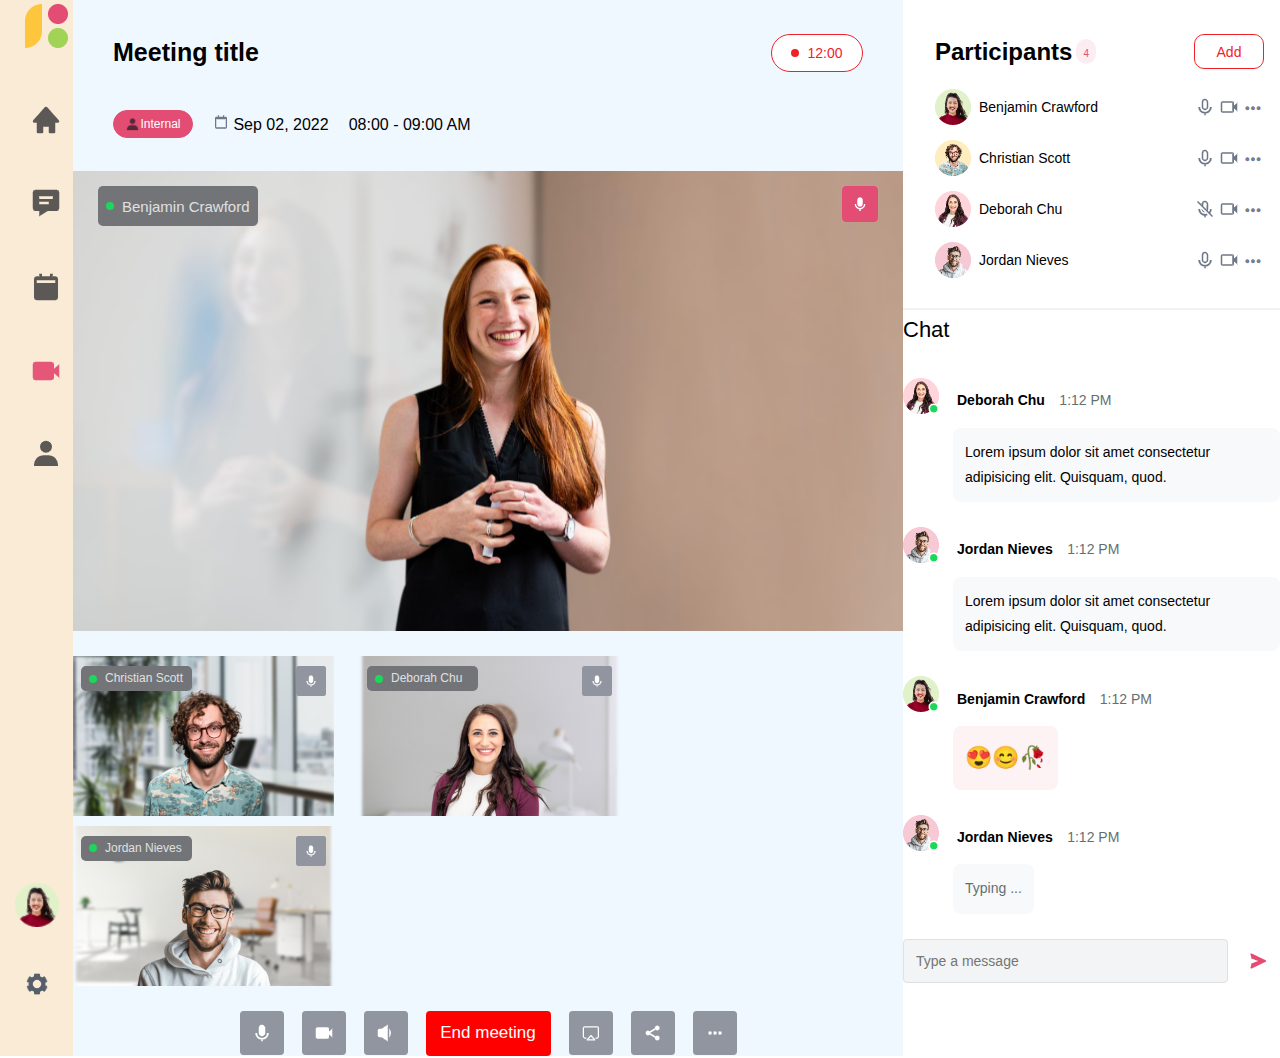
<file: HTML/index.html>
<!DOCTYPE html>
<html lang="en">

<head>
    <meta charset="UTF-8">
    <meta http-equiv="X-UA-Compatible" content="IE=edge">
    <meta name="viewport" content="width=device-width, initial-scale=1.0">
    <title>Call</title>
    <link rel="stylesheet" href="../CSS/main.css">
</head>

<body>
    <div style="display: flex;">
        <div class="menu_start">
            <div class="menu_top">
                <ul class="MT_list">
                    <li class="MT_list_item">
                        <a href=""><img src="../IMG/logo.png" alt=""></a>
                    </li>
                    <li class="MT_list_item">
                        <a href="about.html"><img src="../IMG/home.png" alt=""></a>
                    </li>
                    <li class="MT_list_item">
                        <a href=""><img src="../IMG/chatting.png" alt=""></a>
                    </li>
                    <li class="MT_list_item">
                        <a href=""><img src="../IMG/calender.png" alt=""></a>
                    </li>
                    <li class="MT_list_item">
                        <a href=""><img src="../IMG/cam.png" alt=""></a>
                    </li>
                    <li class="MT_list_item">
                        <a href=""><img src="../IMG/user.png" alt=""></a>
                    </li>
                </ul>
            </div>
            <div class="menu_bottom">
                <img src="../IMG/avatar 1322.png" width="44" alt="">
                <img src="../IMG/setting.png" width="44" style="margin-top: 35px;" alt="">
            </div>
        </div>
        <div class="mid">
            <div class="mid_header">
                <div class="mid_title">
                    <h1 style="font-size: 25px;">Meeting title</h1>
                    <button><p> </p>12:00</button>
                </div>
                <div class="mid_inftime">
                    <div>
                        <button><img src="../IMG/user.png" alt="" width="15px" height="15px"><p>Internal</p></button>
                    </div>
                    <div style="margin: 0px 20px;">
                        <img src="../IMG/calender_small.png" alt=""> Sep 02, 2022
                    </div>
                    <div>
                        <p>08:00 - 09:00 AM</p>
                    </div>
                </div>
            </div>

            <div class="mid_meeting">
                <div class="mid_meeting_main">
                    <img src="../IMG/img_big.png" alt="" width="830" height="460">
                    <div class="mid_meeting_main_name">
                        <p> </p>
                        <span>Benjamin Crawford</span>
                    </div>
                    <button class="mid_meeting_main_mic">
                        <img src="../IMG/mic_color.png" alt="">
                    </button>
                </div>
                <div class="mid_meeting_participants">
                    <ul class="mid_meeting_participants_list">
                        <li class="participants_list_item">
                            <img src="../IMG/img2.png" alt="">
                            <div class="mid_meeting_participants_name">
                                <p> </p>
                                <span>Christian Scott</span>
                            </div>
                            <button class="mid_meeting_participants_mic">
                                <img src="../IMG/mic_grey_color.png" alt="" width="30px" height="30px">
                            </button>
                        </li>
                        <li class="participants_list_item" style="margin: 0px 25px;">
                            <img src="../IMG/img1.png" alt="">
                            <div class="mid_meeting_participants_name">
                                <p> </p>
                                <span>Deborah Chu</span>
                            </div>
                            <button class="mid_meeting_participants_mic">
                                <img src="../IMG/mic_grey_color.png" alt="" width="30px" height="30px">
                            </button>
                        </li>
                        <li class="participants_list_item">
                            <img src="../IMG/img.png" alt="">
                            <div class="mid_meeting_participants_name">
                                <p> </p>
                                <span>Jordan Nieves</span>
                            </div>
                            <button class="mid_meeting_participants_mic">
                                <img src="../IMG/mic_grey_color.png" alt="" width="30px" height="30px">
                            </button>
                        </li>
                    </ul>
                </div>
                <div class="mid_meeting_btn">
                    <button class="mid_meeting_btn_item">
                        <img src="../IMG/mic_grey_color.png" alt="">
                    </button>
                    <button class="mid_meeting_btn_item">
                        <img src="../IMG/cam_color.png" alt="">
                    </button>
                    <button class="mid_meeting_btn_item">
                        <img src="../IMG/speaker_grey_color.png" alt="">
                    </button>
                    <button class="mid_meeting_btn_item_end_meeting">
                        End meeting
                    </button>
                    <button class="mid_meeting_btn_item">
                        <img src="../IMG/Button 2179.png" alt="">
                    </button>
                    <button class="mid_meeting_btn_item">
                        <img src="../IMG/share.png" alt="">
                    </button>
                    <button class="mid_meeting_btn_item">
                        <img src="../IMG/dot.png" alt="">
                    </button>
                </div>
            </div>
        </div>
        <div class="right">
            <div class="right_participant">
                <div class="right_participant_hearder">
                    <div class="right_participant_hearder_left">
                        <h2>Participants </h2>
                        <span>4</span>
                    </div>
                    <button>
                        Add
                    </button>
                </div>
                <div class="right_participant_detail">
                    <div class="right_participant_detail_user">
                        <div class="right_participant_detail_user_inf">
                            <img src="../IMG/avatar 1322.png" alt="">
                            <span style="font-size: 14px; margin-left: 8px;">Benjamin Crawford</span>
                        </div>
                        <div class="right_participant_detail_user_act">
                            <img src="../IMG/mic1.png" alt="">
                            <img src="../IMG/cam_small.png" alt="" style="margin: 0px 4px;">
                            <img src="../IMG/dot2.png" alt="">
                        </div>
                    </div>
                    <div class="right_participant_detail_user" style="margin-top: 15px;">
                        <div class="right_participant_detail_user_inf">
                            <img src="../IMG/avatar 1323.png" alt="">
                            <span style="font-size: 14px; margin-left: 8px;">Christian Scott</span>
                        </div>
                        <div class="right_participant_detail_user_act">
                            <img src="../IMG/mic1.png" alt="">
                            <img src="../IMG/cam_small.png" alt="" style="margin: 0px 4px;">
                            <img src="../IMG/dot2.png" alt="">
                        </div>
                    </div>
                    <div class="right_participant_detail_user" style="margin-top: 15px;">
                        <div class="right_participant_detail_user_inf">
                            <img src="../IMG/avatar 1324.png" alt="">
                            <span style="font-size: 14px; margin-left: 8px;">Deborah Chu</span>
                        </div>
                        <div class="right_participant_detail_user_act">
                            <img src="../IMG/mic2.png" alt="">
                            <img src="../IMG/cam_small.png" alt="" style="margin: 0px 4px;">
                            <img src="../IMG/dot2.png" alt="">
                        </div>
                    </div>
                    <div class="right_participant_detail_user" style="margin-top: 15px;">
                        <div class="right_participant_detail_user_inf">
                            <img src="../IMG/avatar 1325.png" alt="">
                            <span style="font-size: 14px; margin-left: 8px;">Jordan Nieves</span>
                        </div>
                        <div class="right_participant_detail_user_act">
                            <img src="../IMG/mic1.png" alt="">
                            <img src="../IMG/cam_small.png" alt="" style="margin: 0px 4px;">
                            <img src="../IMG/dot2.png" alt="">
                        </div>
                    </div>
                </div>
            </div>
            <div class="Chat">
                <div style="font-size: 22px; color: black; margin-bottom: 28px;">
                    Chat
                </div>
                <div class="Chat_detail">
                    <ul class="Chat_detail_list">
                        <li class="Chat_detail_item">
                            <div class="Chat_detail_head">
                                <div class="Chat_detail_avt">
                                    <img src="../IMG/avatar 1326.png" alt="">
                                </div>
                                <div class="Chat_detail_name_time">
                                    <span style="font-size: 14px;font-weight: 600;margin-left: 18px;">Deborah Chu</span>
                                    <span style="font-size: 14px;margin-left: 10px; color: rgb(100, 112, 112);">1:12 PM</span>
                                </div>
                            </div>
                            <div class="Chat_detail_content">
                                <p>Lorem ipsum dolor sit amet consectetur adipisicing elit. Quisquam, quod.</p>
                            </div>
                        </li>
                        <li class="Chat_detail_item">
                            <div class="Chat_detail_head">
                                <div class="Chat_detail_avt">
                                    <img src="../IMG/avatar 1327.png" alt="">
                                </div>
                                <div class="Chat_detail_name_time">
                                    <span style="font-size: 14px;font-weight: 600;margin-left: 18px;">Jordan Nieves</span>
                                    <span style="font-size: 14px;margin-left: 10px; color: rgb(100, 112, 112);">1:12 PM</span>
                                </div>
                            </div>
                            <div class="Chat_detail_content">
                                <p>Lorem ipsum dolor sit amet consectetur adipisicing elit. Quisquam, quod.</p>
                            </div>
                        </li>
                        <li class="Chat_detail_item">
                            <div class="Chat_detail_head">
                                <div class="Chat_detail_avt">
                                    <img src="../IMG/avatar 1328.png" alt="">
                                </div>
                                <div class="Chat_detail_name_time">
                                    <span style="font-size: 14px;font-weight: 600;margin-left: 18px;">Benjamin Crawford</span>
                                    <span style="font-size: 14px;margin-left: 10px; color: rgb(100, 112, 112);">1:12 PM</span>
                                </div>
                            </div>
                            <div class="Chat_detail_content" style="background-color: #fdf2f4; display: inline-block; font-size: 22px;">
                                <p>😍😊🥀</p>
                            </div>
                        </li>
                        <li class="Chat_detail_item">
                            <div class="Chat_detail_head">
                                <div class="Chat_detail_avt">
                                    <img src="../IMG/avatar 1327.png" alt="">
                                </div>
                                <div class="Chat_detail_name_time">
                                    <span style="font-size: 14px;font-weight: 600;margin-left: 18px;">Jordan Nieves</span>
                                    <span style="font-size: 14px;margin-left: 10px; color: rgb(100, 112, 112);">1:12 PM</span>
                                </div>
                            </div>
                            <div class="Chat_detail_content" style="display: inline-block;">
                                <p style="color: rgb(100, 112, 112);">Typing ...</p>
                            </div>
                        </li>
                    </ul>

                </div>
                <div class="Chat_send">
                    <div class="Chat_send_input">
                        <input type="text" placeholder="Type a message">
                    </div>
                    <div class="Chat_send_btn">
                        <img src="../IMG/send.png" alt="">
                    </div>
                </div>
            </div>
        </div>
    </div>
</body>

</html>
</file>
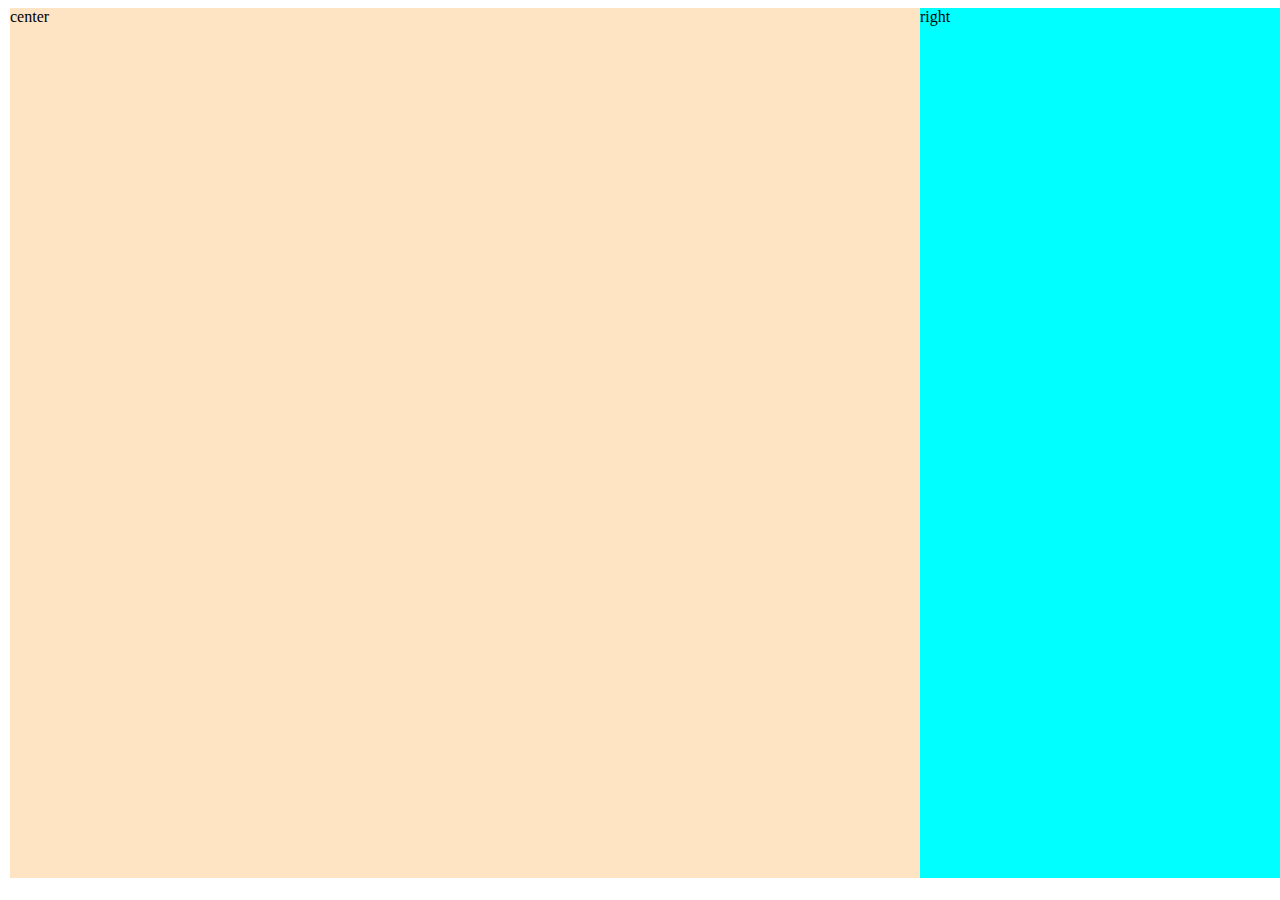
<file: IMG/index.html>
<!DOCTYPE html>
<html lang="en">

<head>
    <meta charset="UTF-8">
    <meta http-equiv="X-UA-Compatible" content="IE=edge">
    <meta name="viewport" content="width=device-width, initial-scale=1.0">
    <title>Document</title>
    <style>
        #wrapper {
            display: flex;
            justify-content: center;
        }
        
        #container {
            display: flex;
            justify-content: space-between;
            width: 1440px;
        }
        
        #center {
            width: 910px;
            background-color: bisque;
        }
        
        #right {
            width: 440px;
            background-color: aqua;
        }
        
        #left {
            width: 90px;
            height: 870px;
            display: flex;
            flex-direction: column;
            justify-content: space-between;
        }
        
        #left_above {
            width: 100%;
            display: flex;
            flex-direction: column;
            align-items: center;
        }
        
        #below {
            display: flex;
            flex-direction: column;
            align-items: center;
            justify-content: center;
        }
        
        .item {
            width: 32px;
            margin-top: 50px;
        }
        
        #setting {
            margin-top: 36px;
        }
    </style>
</head>

<body>
    <div id="wrapper">
        <div id="container">
            <div id="left">
                <div id="left_above">
                    <img class="item" src="logo.png" alt="">
                    <img class="item" src="home.png" alt="">
                    <img class="item" src="cam.png" alt="">
                    <img class="item" src="chatting.png" alt="">
                    <img class="item" src="user.png" alt="">
                </div>

                <div id="below">
                    <img src="avatar.png" width="44" alt="">
                    <img id="setting" src="setting.png" width="44" alt="">
                </div>
            </div>
            <div id="center">center</div>
            <div id="right">right</div>

        </div>


    </div>

</body>

</html>
</file>
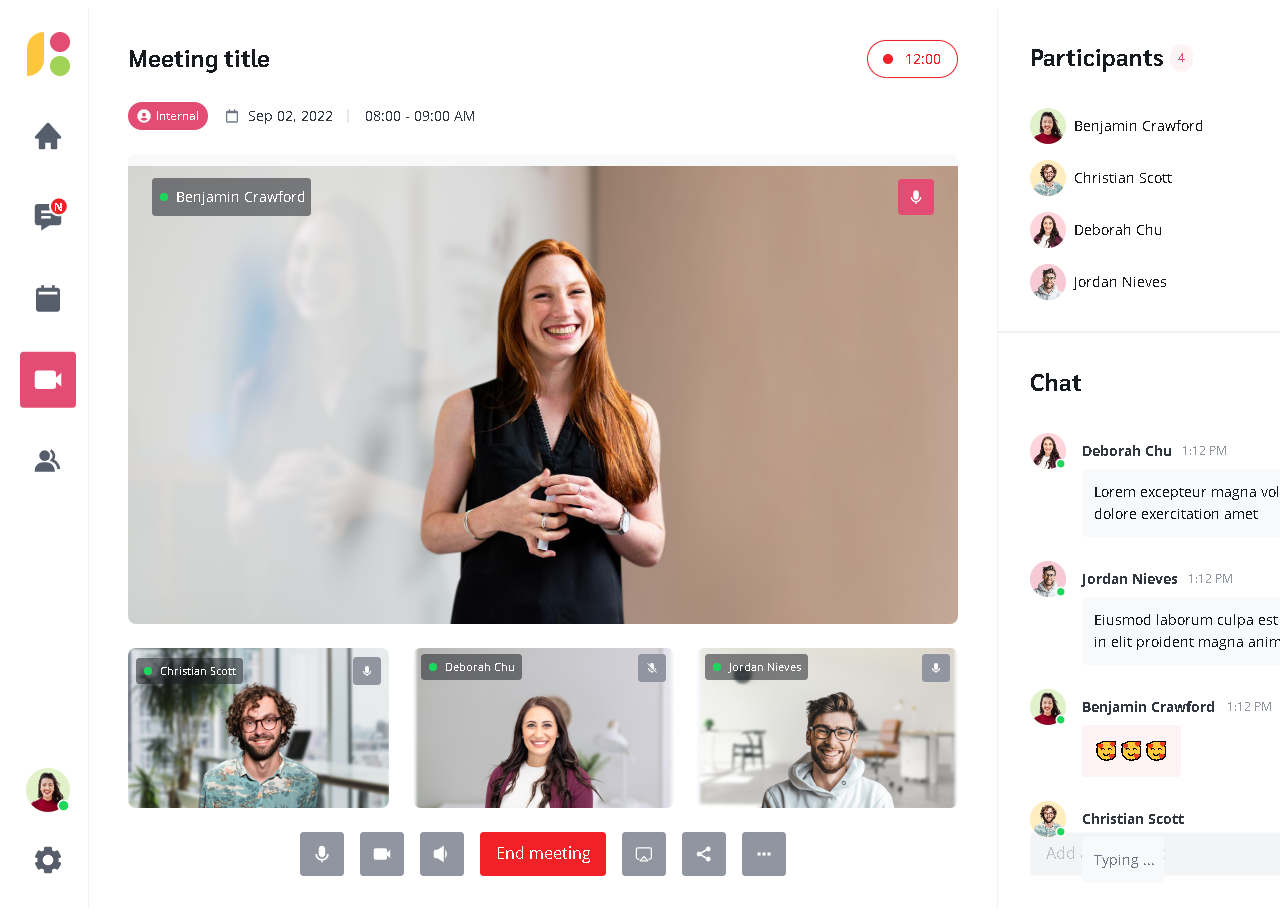
<file: HTML/mau.html>
<!DOCTYPE html>
<html lang="en">

<head>
    <meta charset="UTF-8">
    <meta http-equiv="X-UA-Compatible" content="IE=edge">
    <meta name="viewport" content="width=device-width, initial-scale=1.0">
    <title>Document</title>

</head>

<body>
    <img src="../IMG/a_conference call.png" alt="">
</body>

</html>
</file>
<file: CSS/main.css>
* {
    margin: 0;
    padding: 0;
    box-sizing: border-box;
}

html {
    font-family: Arial, Helvetica, sans-serif;
    line-height: 1.8;
}

.container {
    display: flex;
    justify-content: space-between;
    width: 1440px;
    height: 830px;
}

main {
    width: 100%;
    height: 100%;
    background-color: #f4f4f4;
}

.menu_start {
    width: 90px;
    display: flex;
    flex-direction: column;
    justify-content: space-between;
    background-color: antiquewhite;
}

.menu_top {
    display: flex;
    height: 480px;
    margin-left: 20px;
}

.menu_bottom {
    display: flex;
    align-items: center;
    flex-direction: column;
    margin-bottom: 50px;
}

.MT_list {
    display: flex;
    flex-direction: column;
    justify-content: space-between;
    align-items: center;
    list-style-type: none;
}

.mid {
    width: 910px;
    background-color: aliceblue;
}

.mid_header {
    margin: 30px 40px 0px 40px;
    color: black;
}

.mid_title {
    display: flex;
    justify-content: space-between;
    align-items: center;
}

.mid_title button {
    display: inline-flex;
    justify-content: center;
    align-items: center;
    width: 92px;
    height: 38px;
    color: #f22128;
    border: 1px solid currentColor;
    border-radius: 32px;
    font-size: 14px;
    background-color: white;
}

.mid_title button p {
    color: #f22128;
    width: 8px;
    height: 8px;
    margin-right: 8px;
    background-color: #f22128;
    border-radius: 5px;
}

.mid_inftime {
    display: flex;
    align-items: center;
    margin-top: 35px;
}

.mid_inftime button {
    display: inline-flex;
    justify-content: center;
    align-items: center;
    width: 80px;
    height: 28px;
    color: white;
    border: 1px solid #e34d73;
    background-color: #e34d73;
    border-radius: 32px;
    font-size: 12px;
    padding: 6px;
}

.mid_meeting {
    display: flex;
    align-items: center;
    flex-direction: column;
    margin-top: 30px;
}

.mid_meeting_main {
    position: relative;
}

.mid_meeting_main_name {
    left: 25px;
    top: 15px;
    background-color: #727477;
    width: 160px;
    height: 40px;
    border-radius: 5px;
    padding: 8px;
    display: flex;
    align-items: center;
    font-size: 15px;
    color: #e0e0e1;
    position: absolute;
}

.mid_meeting_main_name p {
    color: #1dd75b;
    width: 8px;
    height: 8px;
    margin-right: 8px;
    background-color: #1dd75b;
    border-radius: 5px;
}

.mid_meeting_main_mic {
    right: 25px;
    top: 15px;
    position: absolute;
    height: 36px;
    width: 36px;
    border: none;
    border-radius: 4px;
}

.mid_meeting_participants_list {
    display: flex;
    flex-wrap: wrap;
    margin-top: 15px;
}

.mid_meeting_participants_list li {
    position: relative;
    list-style-type: none;
}

.mid_meeting_participants_name {
    width: 111px;
    height: 25px;
    font-size: 12px;
}

.mid_meeting_participants_mic {
    right: 8px;
    top: 10px;
    position: absolute;
    height: 30px;
    width: 30px;
    border: none;
    border-radius: 4px;
}

.mid_meeting_participants_name {
    left: 8px;
    top: 10px;
    background-color: #727477;
    width: 111px;
    height: 25px;
    border-radius: 5px;
    padding: 8px;
    display: flex;
    align-items: center;
    font-size: 12px;
    color: #e0e0e1;
    position: absolute;
}

.mid_meeting_participants_name p {
    color: #1dd75b;
    width: 8px;
    height: 8px;
    margin-right: 8px;
    background-color: #1dd75b;
    border-radius: 5px;
}

.mid_meeting_btn {
    margin-top: 15px;
    display: flex;
    align-items: center;
}

.mid_meeting_btn_item {
    width: 44px;
    height: 44px;
    border: none;
    border-radius: 4px;
    margin: 0px 9px;
}

.mid_meeting_btn_item_end_meeting {
    width: 44px;
    height: 44px;
    border: none;
    border-radius: 4px;
    margin: 0px 9px;
    display: inline-flex;
    justify-content: center;
    align-items: center;
    width: 125px;
    height: 45px;
    color: white;
    background-color: red;
    border-radius: 4px;
    font-size: 17px;
}

.right {
    width: 440px;
}

.right_participant {
    border-bottom: 2px solid #eff1f3;
    padding: 30px 16px 30px 32px;
}

.right_participant_hearder {
    display: flex;
    justify-content: space-between;
    align-items: center;
    margin-bottom: 16px;
}

.right_participant_hearder_left {
    display: flex;
    align-items: center;
}

.right_participant_hearder_left span {
    width: 20px;
    height: 25px;
    font-size: 10px;
    color: #e34d73;
    padding: 6px 7px;
    background-color: rgba(227, 77, 115, 0.1);
    border-radius: 16px;
    margin-left: 4px;
}

.right_participant_hearder button {
    display: inline-flex;
    justify-content: center;
    align-items: center;
    width: 70px;
    height: 35px;
    color: #f22128;
    border: 1px solid currentColor;
    border-radius: 10px;
    font-size: 14px;
    background-color: white;
}

.right_participant_detail_user {
    display: flex;
    align-items: center;
    justify-content: space-between;
}

.right_participant_detail_user_inf {
    display: flex;
    align-items: center;
}

.right_participant_detail_user_act {
    display: flex;
    align-items: center;
}

.Chat_detail_list {
    list-style-type: none;
}

.Chat_detail_head {
    display: flex;
    align-items: center;
}

.Chat_detail_content {
    padding: 12px;
    background-color: #f8f9fa;
    font-size: 14px;
    border-radius: 8px;
    margin: 4px 0 25px 50px;
}

.Chat_send {
    display: flex;
    align-items: center;
}

.Chat_send_input input {
    width: 325px;
    height: 44px;
    border: 1px solid #e0e0e1;
    border-radius: 4px;
    padding: 0 12px;
    font-size: 14px;
    color: #727477;
    background-color: #f3f4f6;
}

.Chat_send_btn {
    width: 44px;
    height: 44px;
    border: none;
    border-radius: 4px;
    margin-left: 8px;
}
</file>
